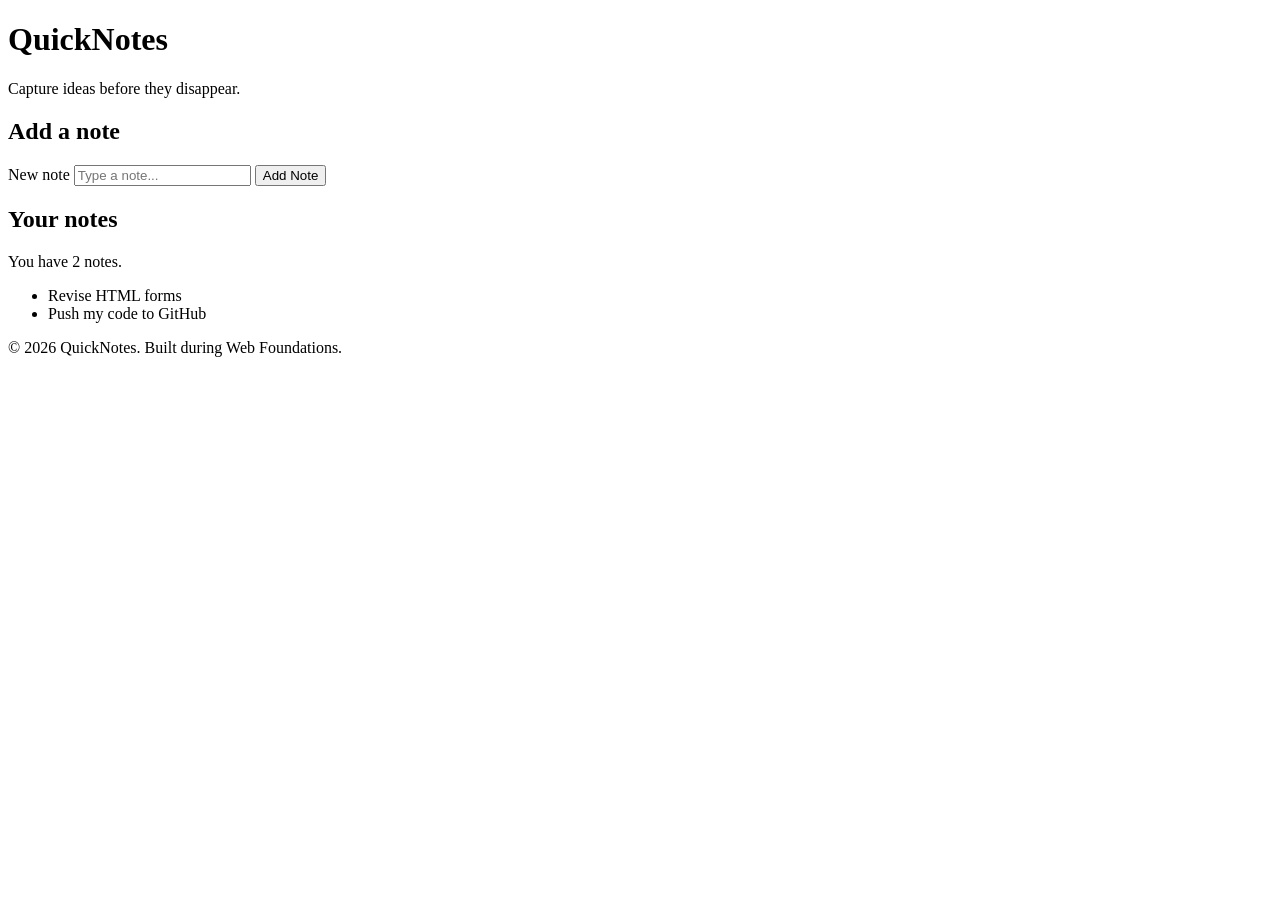
<file: practice/index.html>
<!DOCTYPE html>
<html lang="en">
  <head>
    <meta charset="UTF-8" />
    <meta name="viewport" content="width=device-width, initial-scale=1.0" />
    <title>QuickNotes</title>
  </head>
  <body>
    <header>
      <h1>QuickNotes</h1>
      <p>Capture ideas before they disappear.</p>
    </header>
 
    <main>
      <section>
        <h2>Add a note</h2>
        <form id="note-form">
          <label for="note-input">New note</label>
          <input type="text" id="note-input" placeholder="Type a note..." />
          <button type="submit">Add Note</button>
        </form>
      </section>
 
      <section>
        <h2>Your notes</h2>
        <p id="note-count">You have 2 notes.</p>
        <ul id="notes-list">
          <li>Revise HTML forms</li>
          <li>Push my code to GitHub</li>
        </ul>
      </section>
    </main>
 
    <footer>
      <p>&copy; 2026 QuickNotes. Built during Web Foundations.</p>
    </footer>
  </body>
</html>
</file>
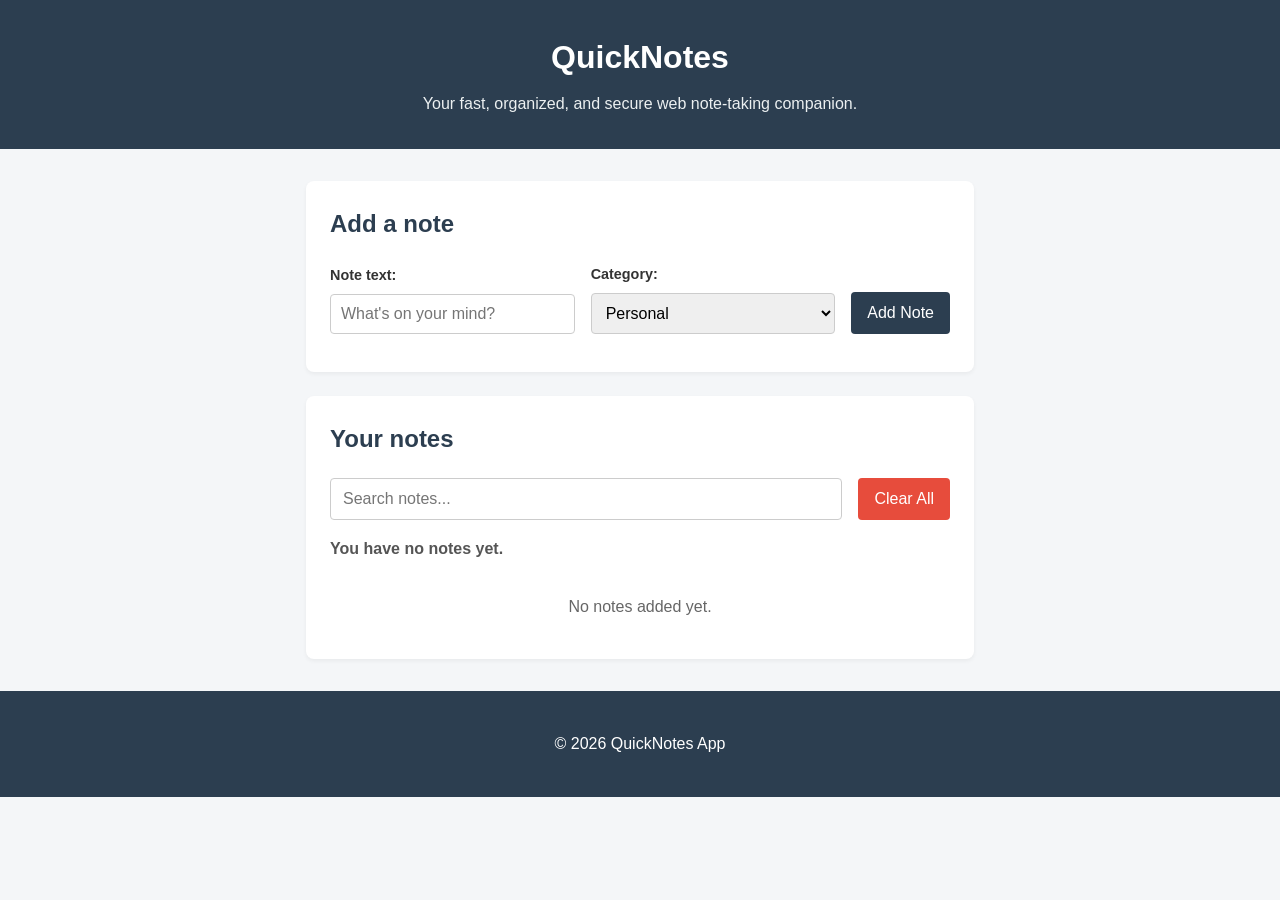
<file: quicknotes-app/index.html>
<!DOCTYPE html>
<html lang="en">
<head>
    <meta charset="UTF-8">
    <meta name="viewport" content="width=device-width, initial-scale=1.0">
    <title>QuickNotes</title>
    <link rel="stylesheet" href="style.css">
    <script src="script.js" defer></script>
</head>
<body>
    <header>
        <h1>QuickNotes</h1>
        <p>Your fast, organized, and secure web note-taking companion.</p>
    </header>

    <main>
        <section>
            <h2>Add a note</h2>
            <form id="note-form">
                <div class="form-control">
                    <label for="note-input">Note text:</label>
                    <input type="text" id="note-input" placeholder="What's on your mind?">
                </div>
                <div class="form-control">
                    <label for="note-category">Category:</label>
                    <select id="note-category">
                        <option value="personal">Personal</option>
                        <option value="work">Work</option>
                        <option value="study">Study</option>
                    </select>
                </div>
                <button type="submit">Add Note</button>
            </form>
            <p id="error-message"></p>
        </section>

        <section>
            <h2>Your notes</h2>
            <div class="toolbar">
                <input type="text" id="search-input" placeholder="Search notes...">
                <button id="clear-all-btn" class="secondary-btn">Clear All</button>
            </div>
            <p id="note-count">You have no notes yet.</p>
            <ul id="notes-list"></ul>
        </section>
    </main>

    <footer>
        <p>&copy; 2026 QuickNotes App</p>
    </footer>
</body>
</html>
</file>
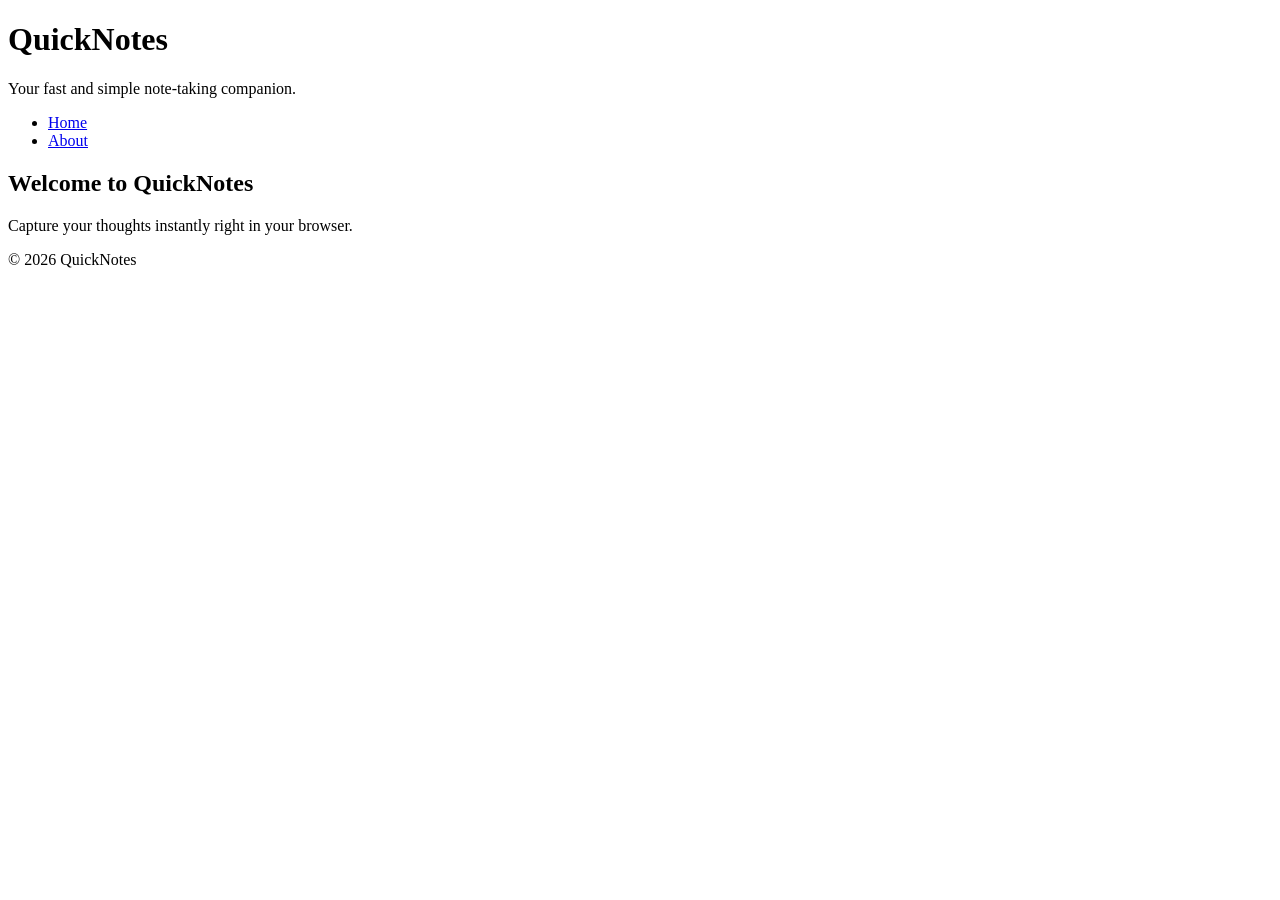
<file: web-foundations-days/day1/index.html>
<!DOCTYPE html>
<html lang="en">
<head>
    <meta charset="UTF-8">
    <meta name="viewport" content="width=device-width, initial-scale=1.0">
    <title>QuickNotes - Home</title>
</head>
<body>
    <header>
        <h1>QuickNotes</h1>
        <p>Your fast and simple note-taking companion.</p>
        <nav>
            <ul>
                <li><a href="index.html">Home</a></li>
                <li><a href="about.html">About</a></li>
            </ul>
        </nav>
    </header>
    
    <main>
        <section>
            <h2>Welcome to QuickNotes</h2>
            <p>Capture your thoughts instantly right in your browser.</p>
        </section>
    </main>

    <footer>
        <p>&copy; 2026 QuickNotes</p>
    </footer>
</body>
</html>
</file>
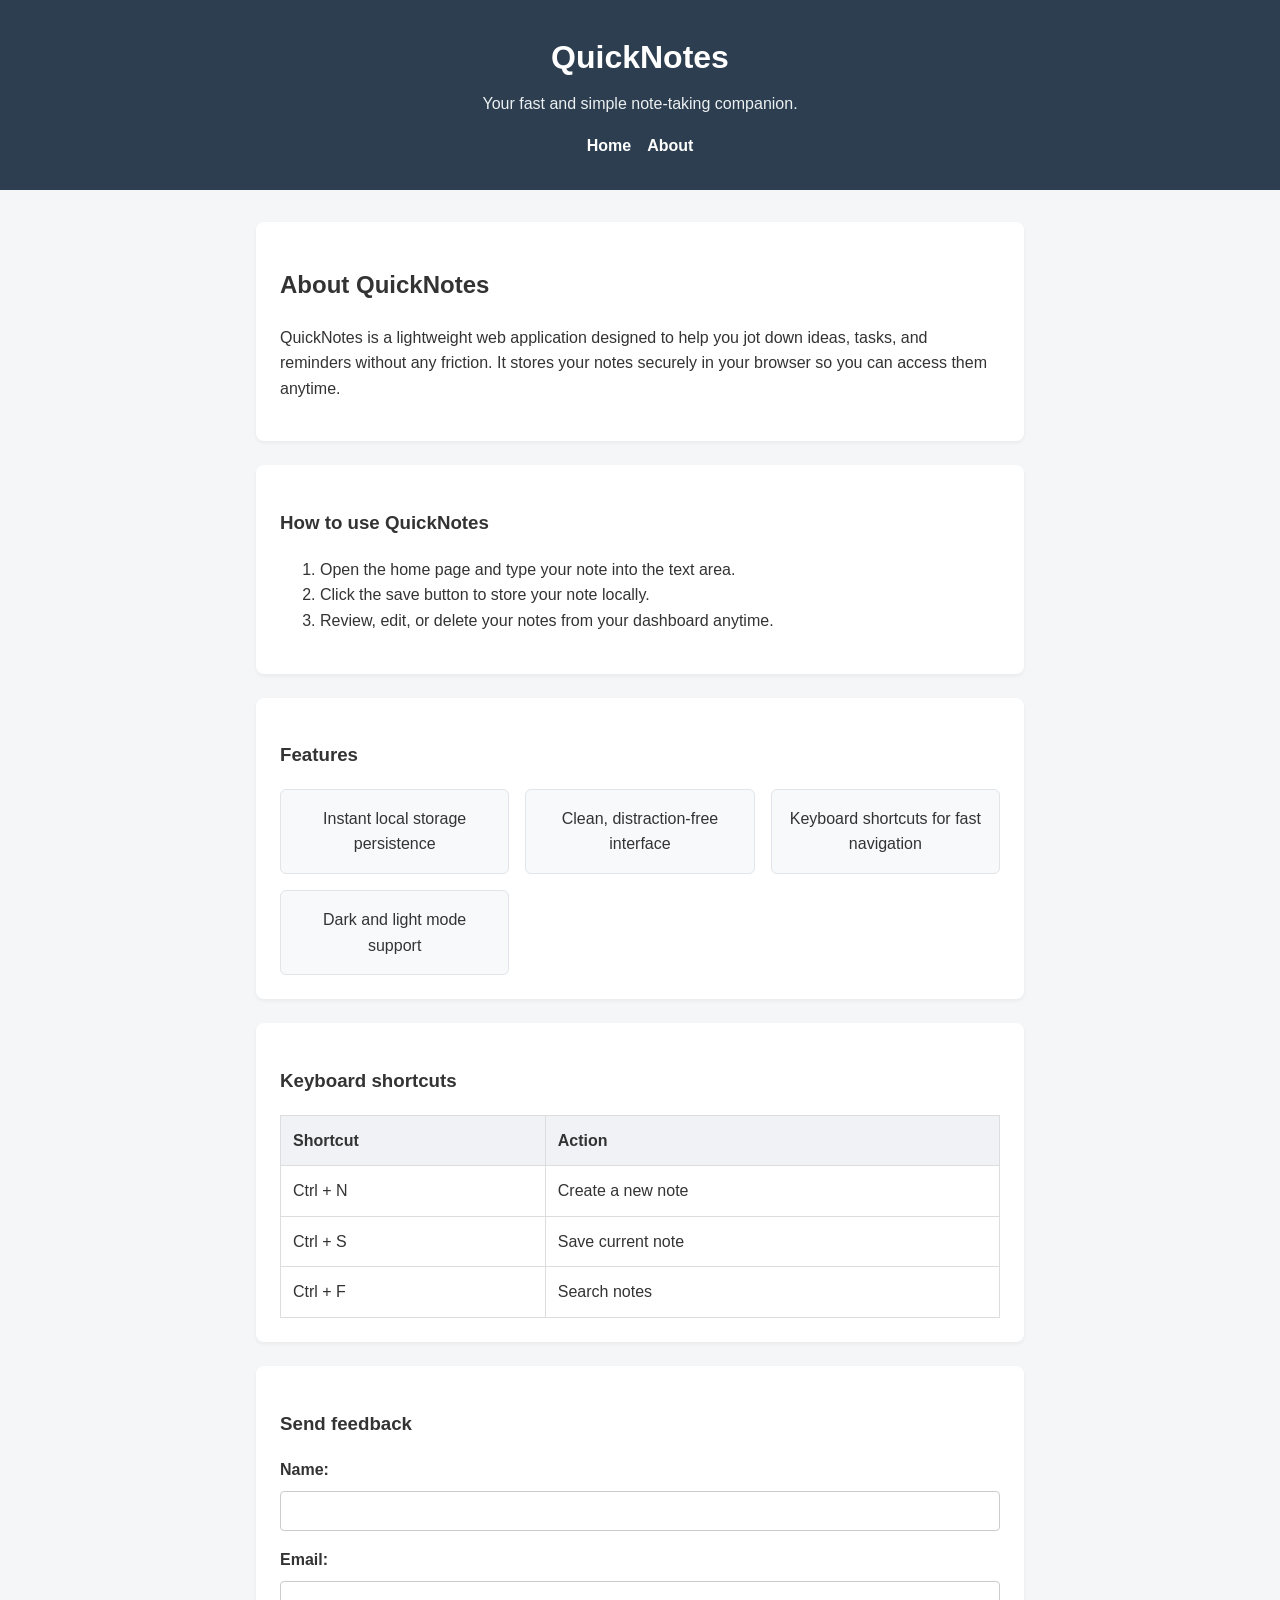
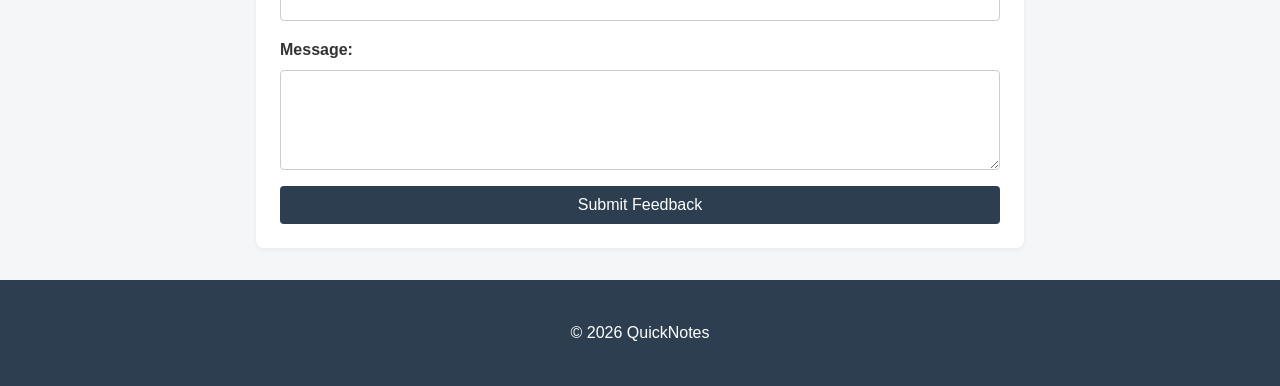
<file: web-foundations-days/day2/index.html>
<!DOCTYPE html>
<html lang="en">
<head>
    <meta charset="UTF-8">
    <meta name="viewport" content="width=device-width, initial-scale=1.0">
    <title>About - QuickNotes</title>
    <link rel="stylesheet" href="style.css">
</head>
<body>
    <header>
        <h1>QuickNotes</h1>
        <p>Your fast and simple note-taking companion.</p>
        <nav>
            <ul>
                <li><a href="index.html">Home</a></li>
                <li><a href="about.html">About</a></li>
            </ul>
        </nav>
    </header>
    
    <main>
        <section>
            <h2>About QuickNotes</h2>
            <p>QuickNotes is a lightweight web application designed to help you jot down ideas, tasks, and reminders without any friction. It stores your notes securely in your browser so you can access them anytime.</p>
        </section>

        <section>
            <h3>How to use QuickNotes</h3>
            <ol>
                <li>Open the home page and type your note into the text area.</li>
                <li>Click the save button to store your note locally.</li>
                <li>Review, edit, or delete your notes from your dashboard anytime.</li>
            </ol>
        </section>

        <section>
            <h3>Features</h3>
            <ul class="features">
                <li>Instant local storage persistence</li>
                <li>Clean, distraction-free interface</li>
                <li>Keyboard shortcuts for fast navigation</li>
                <li>Dark and light mode support</li>
            </ul>
        </section>

        <section>
            <h3>Keyboard shortcuts</h3>
            <table>
                <thead>
                    <tr>
                        <th>Shortcut</th>
                        <th>Action</th>
                    </tr>
                </thead>
                <tbody>
                    <tr>
                        <td>Ctrl + N</td>
                        <td>Create a new note</td>
                    </tr>
                    <tr>
                        <td>Ctrl + S</td>
                        <td>Save current note</td>
                    </tr>
                    <tr>
                        <td>Ctrl + F</td>
                        <td>Search notes</td>
                    </tr>
                </tbody>
            </table>
        </section>

        <section>
            <h3>Send feedback</h3>
            <form action="#" method="POST">
                <div>
                    <label for="name">Name:</label>
                    <input type="text" id="name" name="name" required>
                </div>
                <div>
                    <label for="email">Email:</label>
                    <input type="email" id="email" name="email" required>
                </div>
                <div>
                    <label for="message">Message:</label>
                    <textarea id="message" name="message" required></textarea>
                </div>
                <button type="submit">Submit Feedback</button>
            </form>
        </section>
    </main>

    <footer>
        <p>&copy; 2026 QuickNotes</p>
    </footer>
</body>
</html>
</file>
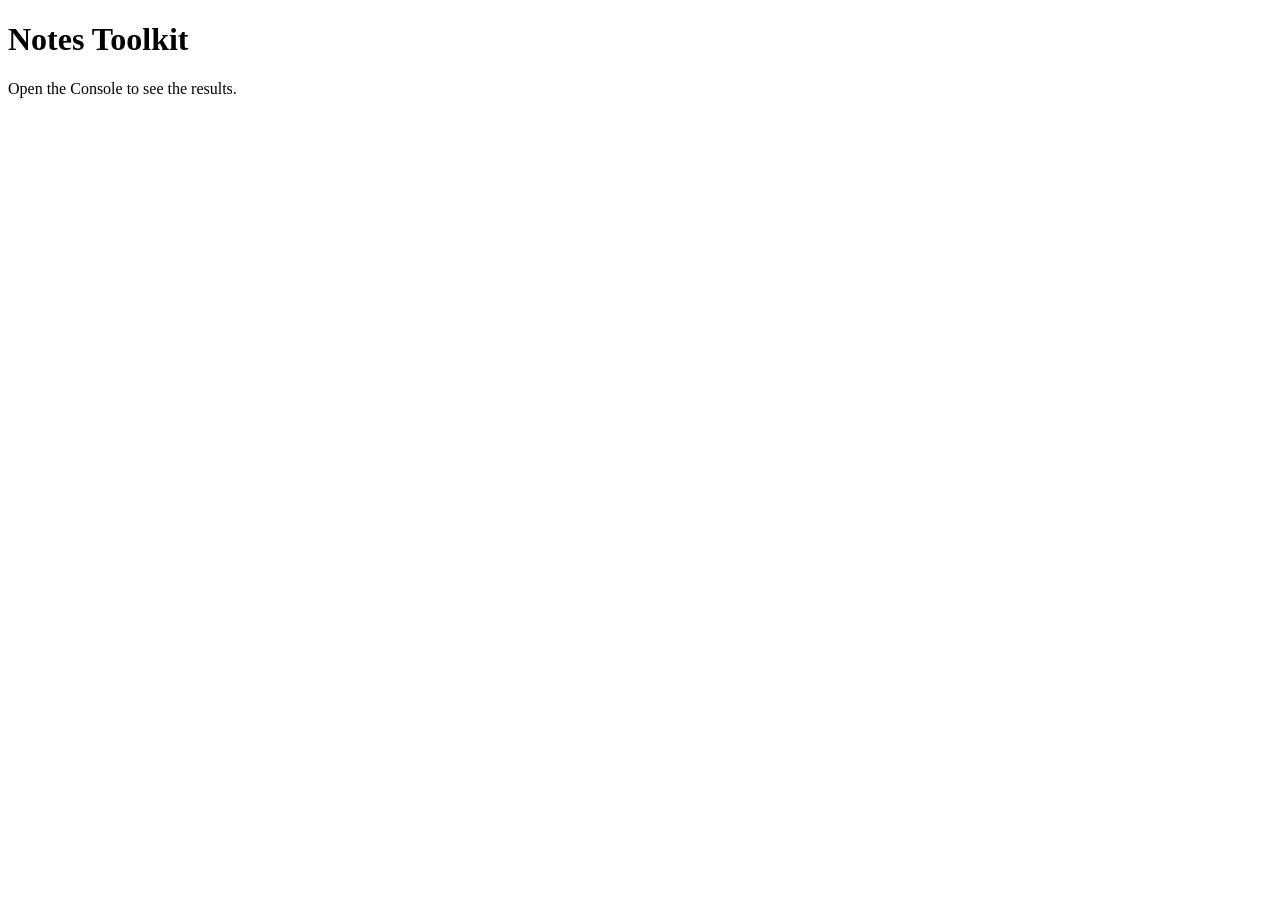
<file: web-foundations-days/day3/index.html>
<!DOCTYPE html>
<html lang="en">
<head>
    <meta charset="UTF-8">
    <meta name="viewport" content="width=device-width, initial-scale=1.0">
    <title>Notes Toolkit</title>
    <script src="script.js" defer></script>
</head>
<body>
    <h1>Notes Toolkit</h1>
    <p>Open the Console to see the results.</p>
</body>
</html>
</file>
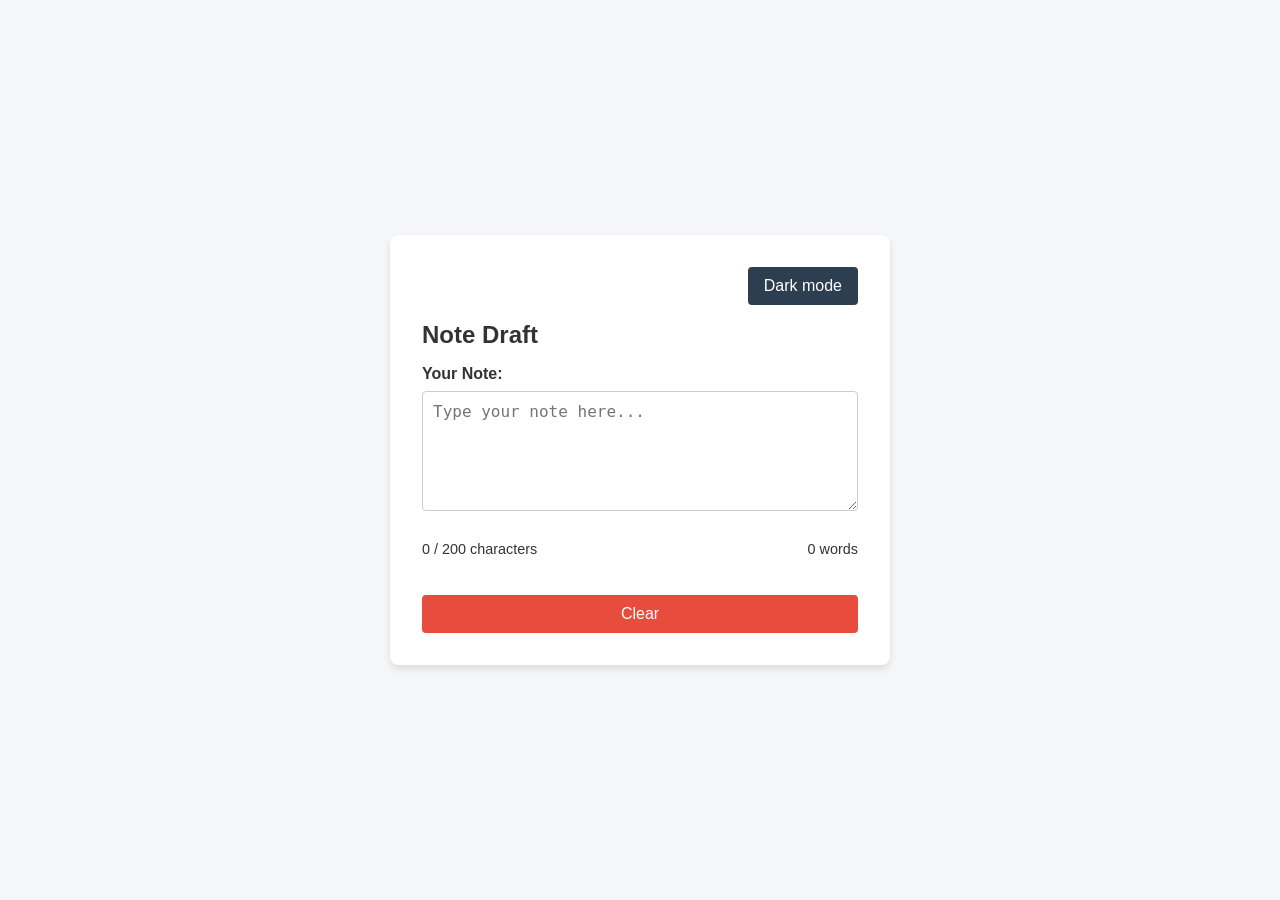
<file: web-foundations-days/day4/index.html>
<!DOCTYPE html>
<html lang="en">
<head>
    <meta charset="UTF-8">
    <meta name="viewport" content="width=device-width, initial-scale=1.0">
    <title>Interactive Character Counter and Dark Mode</title>
    <link rel="stylesheet" href="style.css">
    <script src="script.js" defer></script>
</head>
<body>
    <main class="container">
        <div class="toolbar">
            <button id="theme-toggle">Dark mode</button>
        </div>

        <h1>Note Draft</h1>
        
        <div class="form-group">
            <label for="note-text">Your Note:</label>
            <textarea id="note-text" placeholder="Type your note here..."></textarea>
        </div>

        <div class="counters">
            <p id="char-count">0 / 200 characters</p>
            <p id="word-count">0 words</p>
        </div>

        <button id="clear-btn">Clear</button>
    </main>
</body>
</html>
</file>
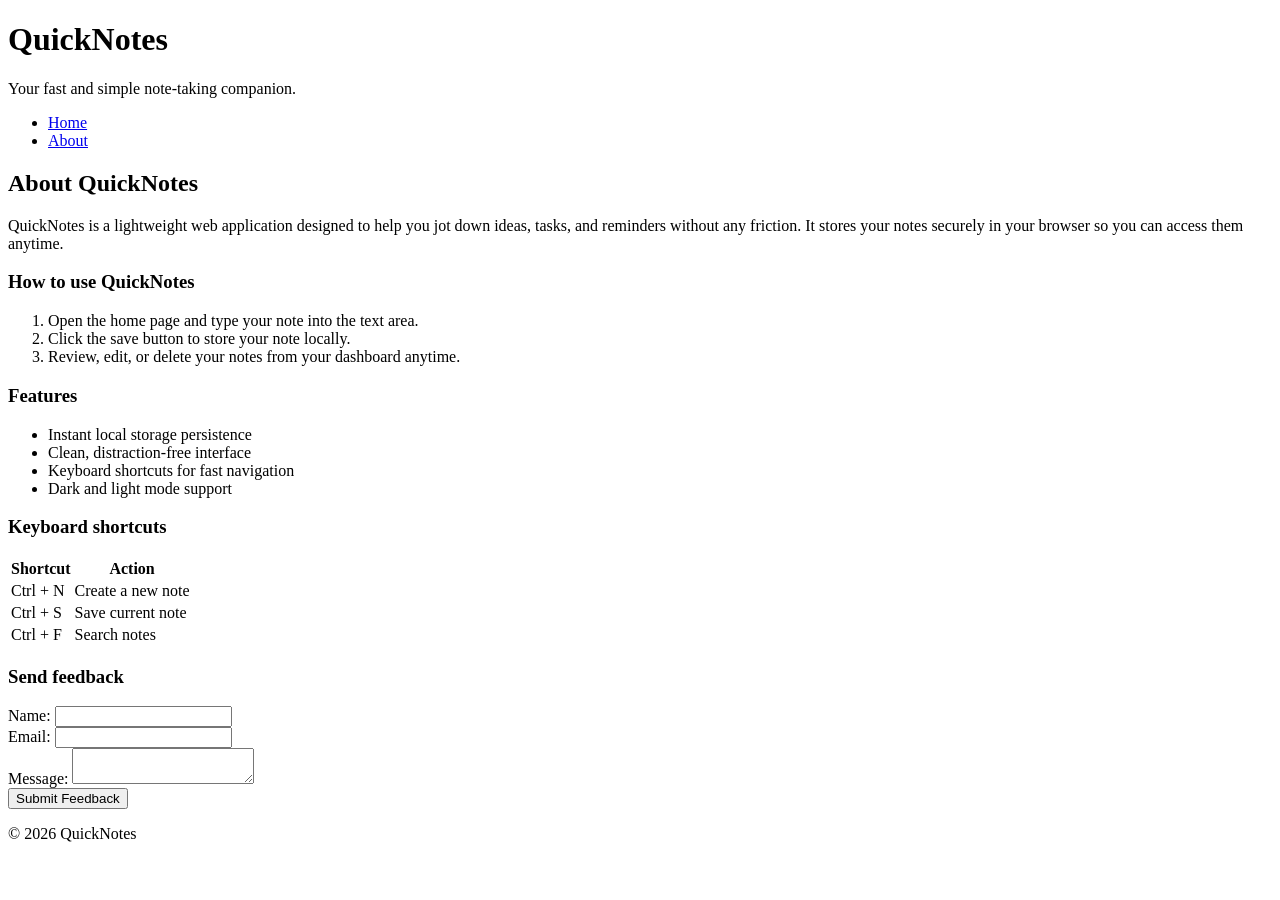
<file: web-foundations-days/day1/about.html>
<!DOCTYPE html>
<html lang="en">
<head>
    <meta charset="UTF-8">
    <meta name="viewport" content="width=device-width, initial-scale=1.0">
    <title>About - QuickNotes</title>
</head>
<body>
    <header>
        <h1>QuickNotes</h1>
        <p>Your fast and simple note-taking companion.</p>
        <nav>
            <ul>
                <li><a href="index.html">Home</a></li>
                <li><a href="about.html">About</a></li>
            </ul>
        </nav>
    </header>
    
    <main>
        <h2>About QuickNotes</h2>
        <p>QuickNotes is a lightweight web application designed to help you jot down ideas, tasks, and reminders without any friction. It stores your notes securely in your browser so you can access them anytime.</p>

        <section>
            <h3>How to use QuickNotes</h3>
            <ol>
                <li>Open the home page and type your note into the text area.</li>
                <li>Click the save button to store your note locally.</li>
                <li>Review, edit, or delete your notes from your dashboard anytime.</li>
            </ol>
        </section>

        <section>
            <h3>Features</h3>
            <ul>
                <li>Instant local storage persistence</li>
                <li>Clean, distraction-free interface</li>
                <li>Keyboard shortcuts for fast navigation</li>
                <li>Dark and light mode support</li>
            </ul>
        </section>

        <section>
            <h3>Keyboard shortcuts</h3>
            <table>
                <thead>
                    <tr>
                        <th>Shortcut</th>
                        <th>Action</th>
                    </tr>
                </thead>
                <tbody>
                    <tr>
                        <td>Ctrl + N</td>
                        <td>Create a new note</td>
                    </tr>
                    <tr>
                        <td>Ctrl + S</td>
                        <td>Save current note</td>
                    </tr>
                    <tr>
                        <td>Ctrl + F</td>
                        <td>Search notes</td>
                    </tr>
                </tbody>
            </table>
        </section>

        <section>
            <h3>Send feedback</h3>
            <form action="#" method="POST">
                <div>
                    <label for="name">Name:</label>
                    <input type="text" id="name" name="name" required>
                </div>
                <div>
                    <label for="email">Email:</label>
                    <input type="email" id="email" name="email" required>
                </div>
                <div>
                    <label for="message">Message:</label>
                    <textarea id="message" name="message" required></textarea>
                </div>
                <button type="submit">Submit Feedback</button>
            </form>
        </section>
    </main>

    <footer>
        <p>&copy; 2026 QuickNotes</p>
    </footer>
</body>
</html>
</file>
<file: quicknotes-app/style.css>
*, *::before, *::after {
    box-sizing: border-box;
}

body {
    font-family: Arial, sans-serif;
    background-color: #f4f6f8;
    color: #333333;
    margin: 0;
    padding: 0;
    line-height: 1.6;
}

header {
    background-color: #2c3e50;
    color: #ffffff;
    text-align: center;
    padding: 2rem 1rem;
}

header h1 {
    margin: 0 0 0.5rem 0;
}

header p {
    margin: 0;
    color: #ecf0f1;
}

main {
    max-width: 700px;
    margin: 2rem auto;
    padding: 0 1rem;
}

section {
    background-color: #ffffff;
    padding: 1.5rem;
    margin-bottom: 1.5rem;
    border-radius: 8px;
    box-shadow: 0 2px 4px rgba(0, 0, 0, 0.05);
}

h2 {
    margin-top: 0;
    color: #2c3e50;
}

/* Flexbox Form */
#note-form {
    display: flex;
    gap: 1rem;
    align-items: flex-end;
    flex-wrap: wrap;
}

.form-control {
    display: flex;
    flex-direction: column;
    flex: 1;
    min-width: 200px;
}

label {
    margin-bottom: 0.4rem;
    font-weight: bold;
    font-size: 0.9rem;
}

input[type="text"], select {
    padding: 10px;
    border: 1px solid #ccc;
    border-radius: 4px;
    font-size: 1rem;
}

input[type="text"]:focus, select:focus {
    outline: none;
    border-color: #3498db;
}

button {
    background-color: #2c3e50;
    color: #ffffff;
    padding: 10px 16px;
    border: none;
    border-radius: 4px;
    cursor: pointer;
    font-size: 1rem;
    transition: background-color 0.2s ease, transform 0.1s ease;
    height: 42px;
}

button:hover {
    background-color: #34495e;
}

.secondary-btn {
    background-color: #e74c3c;
}

.secondary-btn:hover {
    background-color: #c0392b;
}

#error-message {
    color: #e74c3c;
    font-weight: bold;
    margin-top: 0.5rem;
    font-size: 0.9rem;
}

.toolbar {
    display: flex;
    gap: 1rem;
    margin-bottom: 1rem;
}

#search-input {
    flex: 1;
    padding: 8px 12px;
    border: 1px solid #ccc;
    border-radius: 4px;
}

#note-count {
    font-weight: bold;
    color: #555;
    margin-bottom: 1rem;
}

/* Notes List & Cards */
#notes-list {
    list-style: none;
    padding: 0;
    margin: 0;
}

.note-card {
    background: #ffffff;
    padding: 1rem;
    border: 1px solid #e1e4e8;
    border-radius: 6px;
    margin-bottom: 0.75rem;
    display: flex;
    justify-content: space-between;
    align-items: center;
    border-left: 5px solid #ccc;
    box-shadow: 0 1px 3px rgba(0,0,0,0.02);
}

.note-content {
    display: flex;
    flex-direction: column;
    gap: 4px;
    flex: 1;
    padding-right: 1rem;
}

.note-text {
    word-break: break-word;
}

.note-meta {
    font-size: 0.8rem;
    color: #666;
    display: flex;
    gap: 10px;
}

.category-badge {
    font-weight: bold;
    text-transform: uppercase;
    font-size: 0.75rem;
}

/* Category Left-Border & Badge Styles */
.category-personal {
    border-left-color: #008080; /* Teal */
}
.category-personal .category-badge {
    color: #008080;
}

.category-work {
    border-left-color: #8b0000; /* Dark Red */
}
.category-work .category-badge {
    color: #8b0000;
}

.category-study {
    border-left-color: #0000ff; /* Blue */
}
.category-study .category-badge {
    color: #0000ff;
}

.delete-btn {
    background-color: #e74c3c;
    color: white;
    padding: 6px 12px;
    border: none;
    border-radius: 4px;
    cursor: pointer;
    font-size: 0.85rem;
    height: auto;
}

.delete-btn:hover {
    background-color: #c0392b;
}

footer {
    text-align: center;
    padding: 1.5rem;
    background-color: #2c3e50;
    color: #ffffff;
    margin-top: 2rem;
}

/* Responsive Media Query */
@media (max-width: 600px) {
    #note-form {
        flex-direction: column;
        align-items: stretch;
    }
    
    .toolbar {
        flex-direction: column;
    }

    .note-card {
        flex-direction: column;
        align-items: flex-start;
        gap: 10px;
    }

    .delete-btn {
        align-self: flex-end;
    }
}
</file>
<file: web-foundations-days/day2/style.css>
/* Box-sizing reset */
*, *::before, *::after {
    box-sizing: border-box;
}

/* Base Body Styles */
body {
    font-family: Arial, sans-serif;
    background-color: #f4f6f8;
    color: #333333;
    margin: 0;
    padding: 0;
    line-height: 1.6;
}

/* Header Styles */
header {
    background-color: #2c3e50;
    color: #ffffff;
    text-align: center;
    padding: 2rem 1rem;
}

header h1 {
    margin: 0 0 0.5rem 0;
}

header p {
    margin: 0 0 1rem 0;
    color: #ecf0f1;
}

/* Flexbox Navigation */
nav ul {
    list-style: none;
    padding: 0;
    margin: 0;
    display: flex;
    justify-content: center;
    gap: 16px;
}

nav a {
    color: #ffffff;
    text-decoration: none;
    font-weight: bold;
    transition: color 0.3s ease;
}

nav a:hover {
    color: #3498db;
    text-decoration: underline;
}

/* Main Container Layout */
main {
    max-width: 800px;
    margin: 2rem auto;
    padding: 0 1rem;
}

/* Section Card Look */
section {
    background-color: #ffffff;
    padding: 1.5rem;
    margin-bottom: 1.5rem;
    border-radius: 8px;
    box-shadow: 0 2px 4px rgba(0, 0, 0, 0.05);
}

/* Features Grid Layout */
ul.features {
    list-style: none;
    padding: 0;
    margin: 0;
    display: grid;
    grid-template-columns: repeat(auto-fit, minmax(180px, 1fr));
    gap: 1rem;
}

ul.features li {
    background-color: #f8f9fa;
    padding: 1rem;
    border: 1px solid #e1e4e8;
    border-radius: 6px;
    text-align: center;
}

/* Shortcuts Table */
table {
    width: 100%;
    border-collapse: collapse;
    margin-top: 1rem;
}

th, td {
    border: 1px solid #ddd;
    padding: 12px;
    text-align: left;
}

th {
    background-color: #f1f2f6;
}

/* Feedback Form Styles */
form div {
    margin-bottom: 1rem;
    display: flex;
    flex-direction: column;
}

label {
    margin-bottom: 0.5rem;
    font-weight: bold;
}

input[type="text"],
input[type="email"],
textarea {
    width: 100%;
    padding: 10px;
    border: 1px solid #ccc;
    border-radius: 4px;
    font-size: 1rem;
}

textarea {
    resize: vertical;
    min-height: 100px;
}

/* Buttons with Transitions */
button {
    background-color: #2c3e50;
    color: #ffffff;
    padding: 10px 20px;
    border: none;
    border-radius: 4px;
    cursor: pointer;
    font-size: 1rem;
    width: 100%;
    transition: background-color 0.3s ease, transform 0.2s ease;
}

button:hover {
    background-color: #34495e;
    transform: translateY(-1px);
}

/* Footer */
footer {
    text-align: center;
    padding: 1.5rem;
    background-color: #2c3e50;
    color: #ffffff;
    margin-top: 2rem;
}

/* Responsive Media Query */
@media (max-width: 600px) {
    header {
        padding: 1rem 0.5rem;
    }
    
    header h1 {
        font-size: 1.5rem;
    }

    main {
        padding: 0 0.5rem;
    }

    section {
        padding: 1rem;
    }
}
</file>
<file: web-foundations-days/day4/style.css>
/* CSS Variables on :root for light theme */
:root {
    --bg-color: #f4f6f8;
    --card-bg: #ffffff;
    --text-color: #333333;
    --border-color: #ccc;
    --btn-bg: #2c3e50;
    --btn-hover: #34495e;
    --btn-text: #ffffff;
}

/* Dark mode overrides */
body.dark {
    --bg-color: #121212;
    --card-bg: #1e1e1e;
    --text-color: #e0e0e0;
    --border-color: #444444;
    --btn-bg: #3498db;
    --btn-hover: #2980b9;
    --btn-text: #ffffff;
}

/* Base Styles */
*, *::before, *::after {
    box-sizing: border-box;
}

body {
    font-family: Arial, sans-serif;
    background-color: var(--bg-color);
    color: var(--text-color);
    margin: 0;
    padding: 2rem;
    display: flex;
    justify-content: center;
    align-items: center;
    min-height: 100vh;
    transition: background-color 0.3s ease, color 0.3s ease;
}

.container {
    background-color: var(--card-bg);
    padding: 2rem;
    border-radius: 8px;
    box-shadow: 0 4px 6px rgba(0, 0, 0, 0.1);
    width: 100%;
    max-width: 500px;
    transition: background-color 0.3s ease;
}

.toolbar {
    display: flex;
    justify-content: flex-end;
    margin-bottom: 1rem;
}

h1 {
    margin-top: 0;
    font-size: 1.5rem;
}

.form-group {
    display: flex;
    flex-direction: column;
    margin-bottom: 1rem;
}

label {
    margin-bottom: 0.5rem;
    font-weight: bold;
}

textarea {
    width: 100%;
    height: 120px;
    padding: 10px;
    border: 1px solid var(--border-color);
    border-radius: 4px;
    background-color: var(--card-bg);
    color: var(--text-color);
    font-size: 1rem;
    resize: vertical;
}

.counters {
    display: flex;
    justify-content: space-between;
    font-size: 0.9rem;
    margin-bottom: 1.5rem;
}

/* Counter States */
.warning {
    color: orange;
}

.over {
    color: red;
    font-weight: bold;
}

/* Buttons */
button {
    background-color: var(--btn-bg);
    color: var(--btn-text);
    padding: 10px 16px;
    border: none;
    border-radius: 4px;
    cursor: pointer;
    font-size: 1rem;
    transition: background-color 0.3s ease;
}

button:hover {
    background-color: var(--btn-hover);
}

#clear-btn {
    width: 100%;
    background-color: #e74c3c;
}

#clear-btn:hover {
    background-color: #c0392b;
}
</file>
